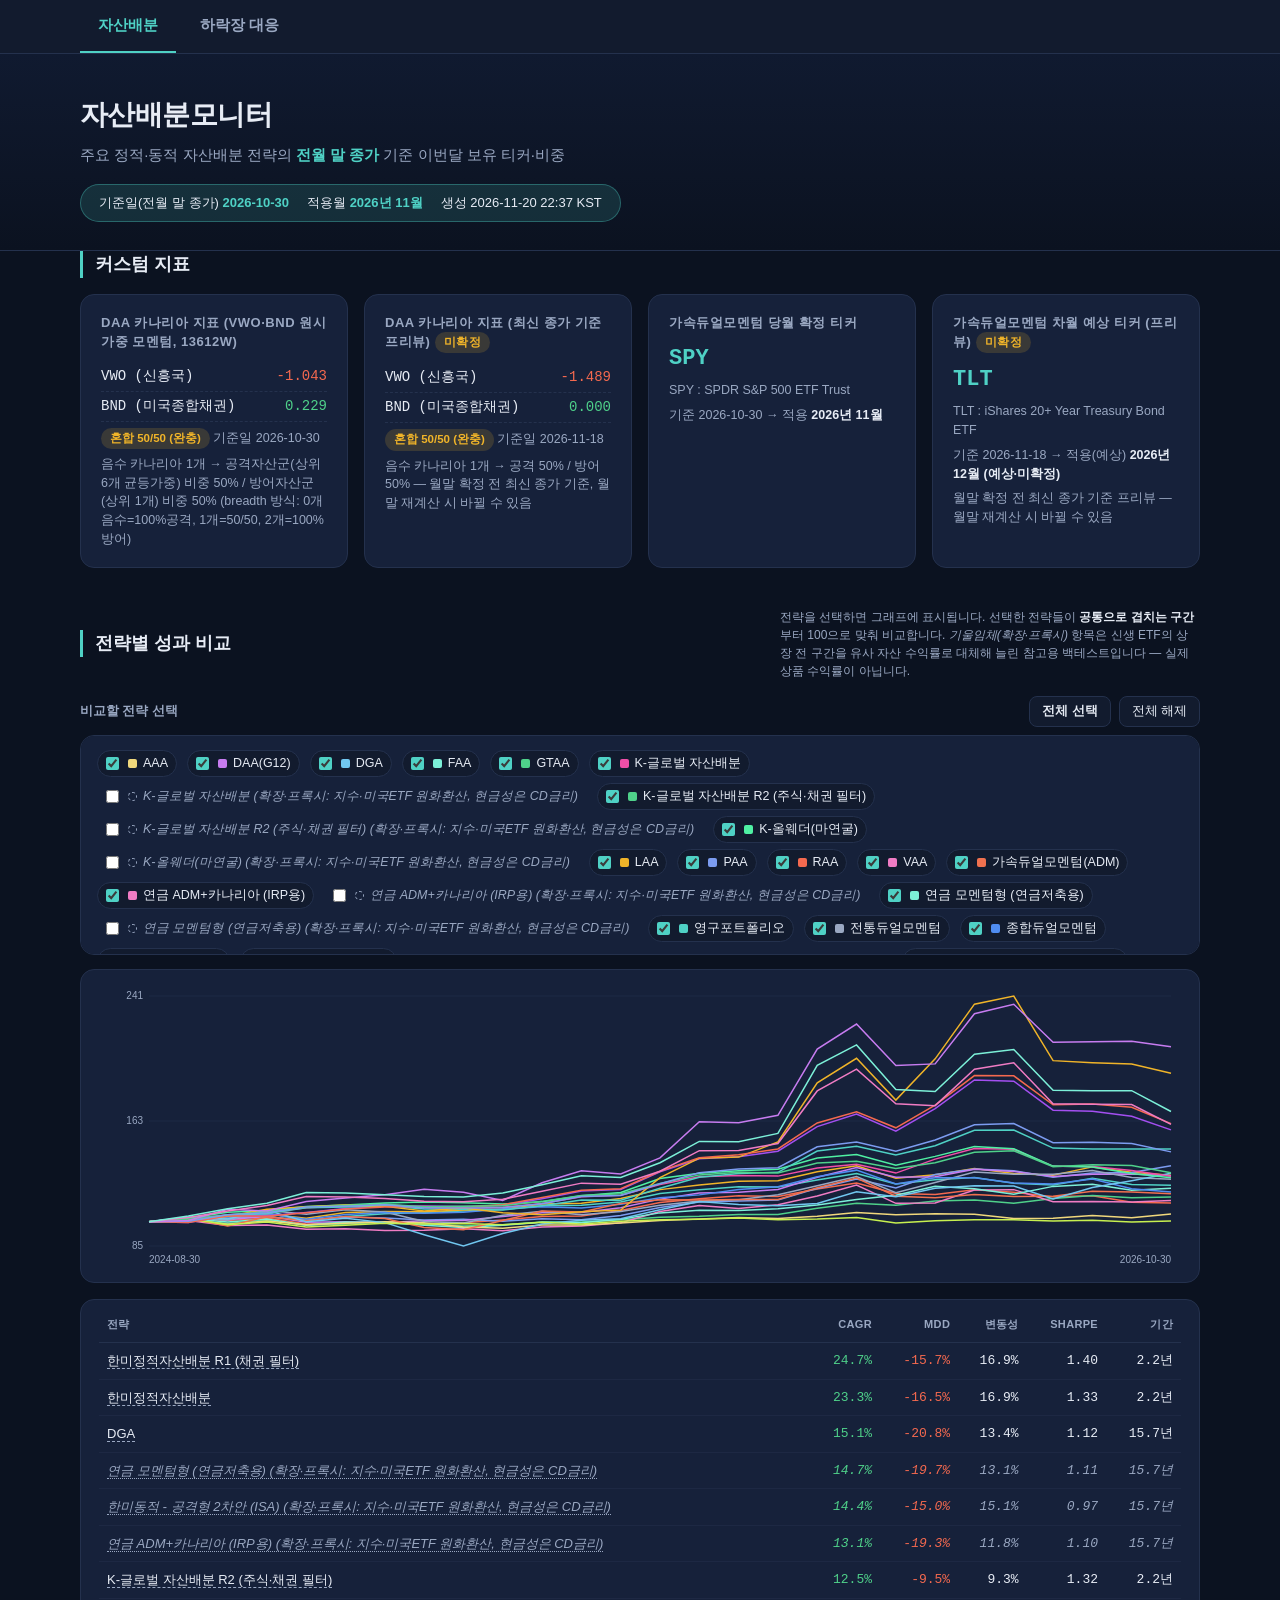
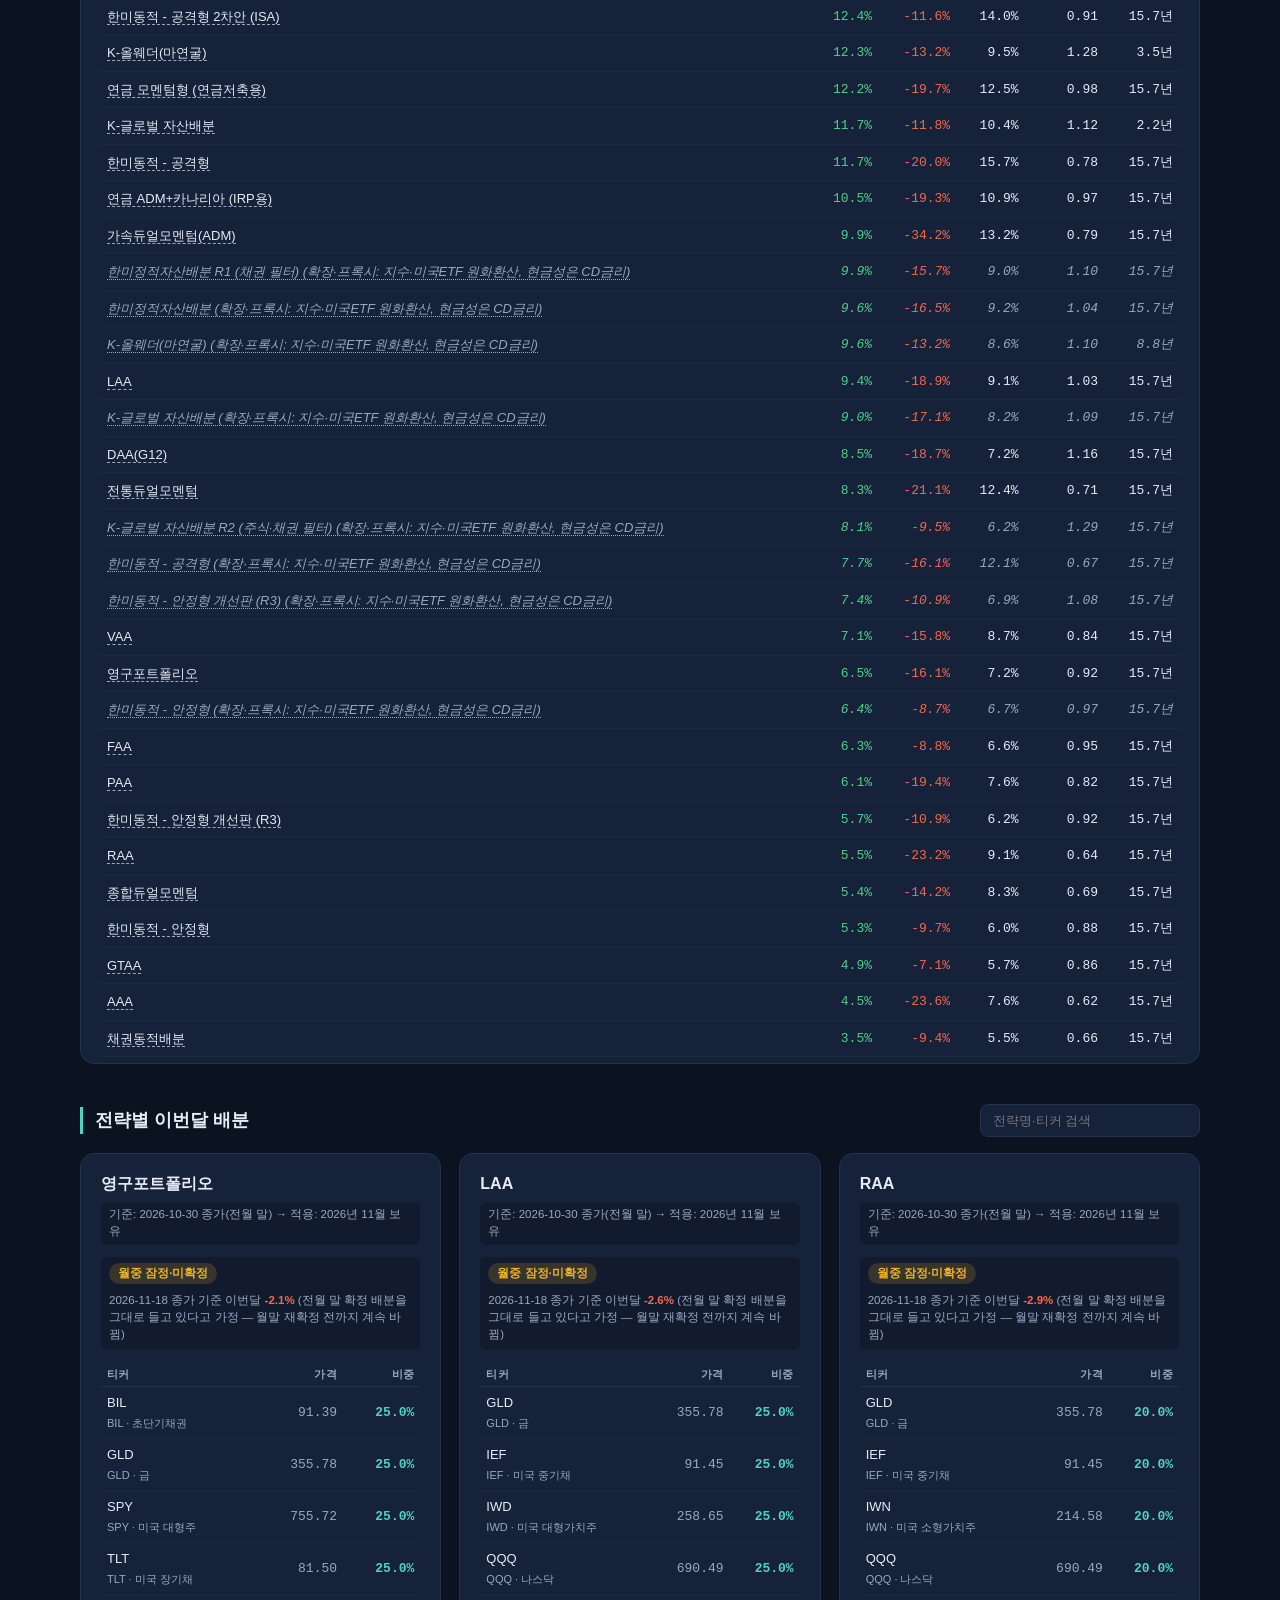
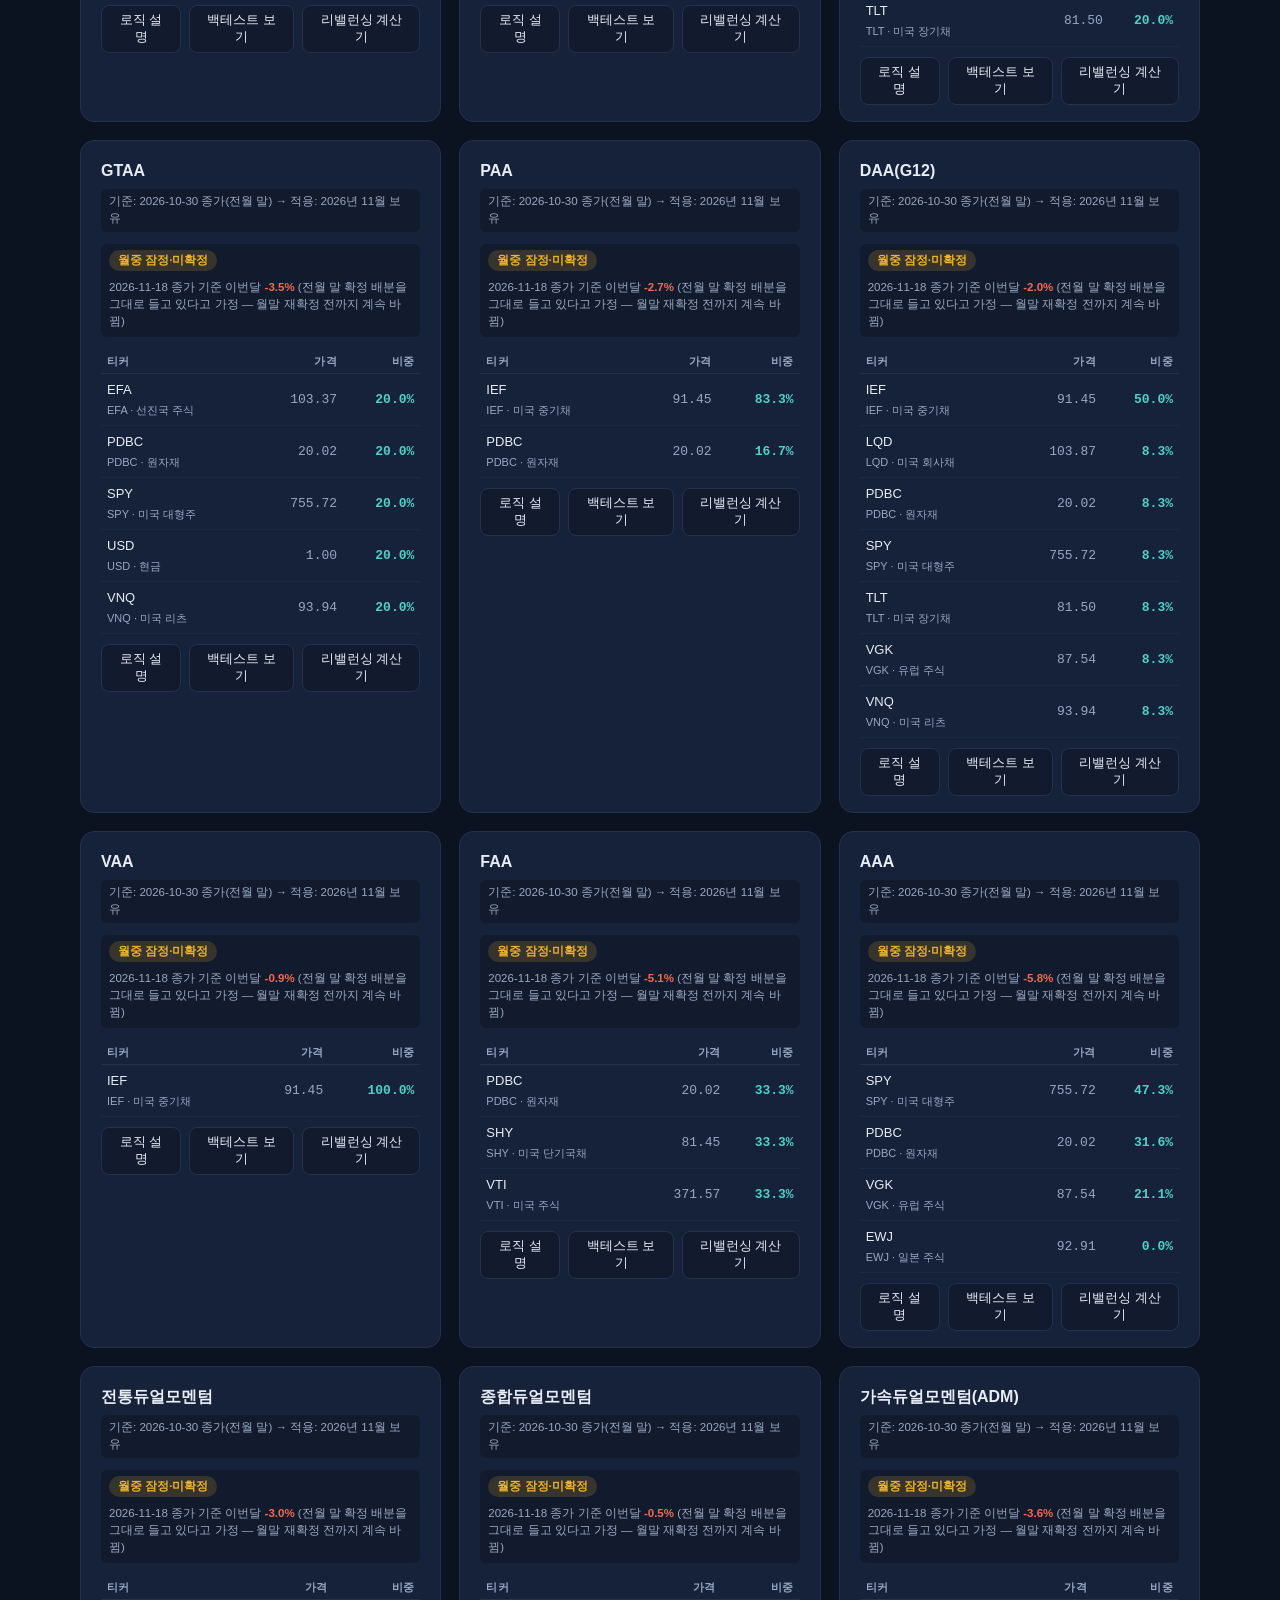
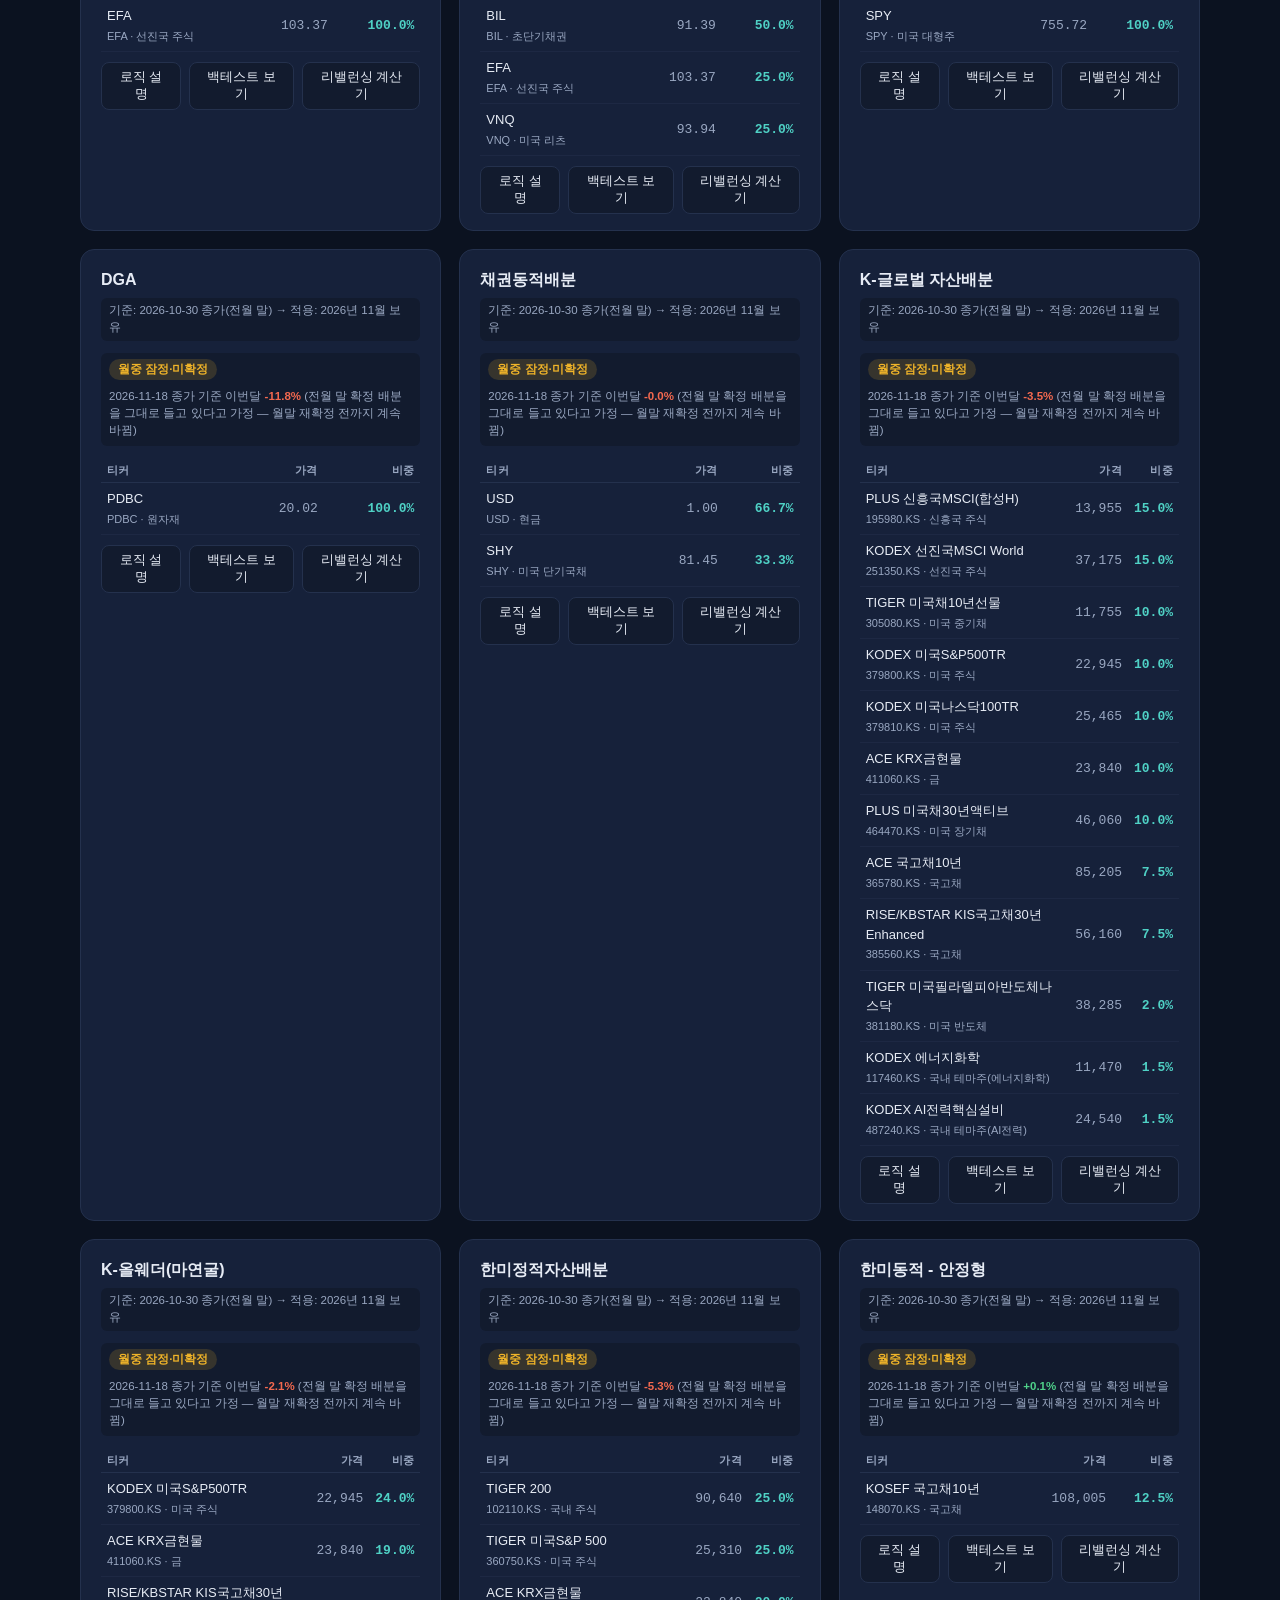
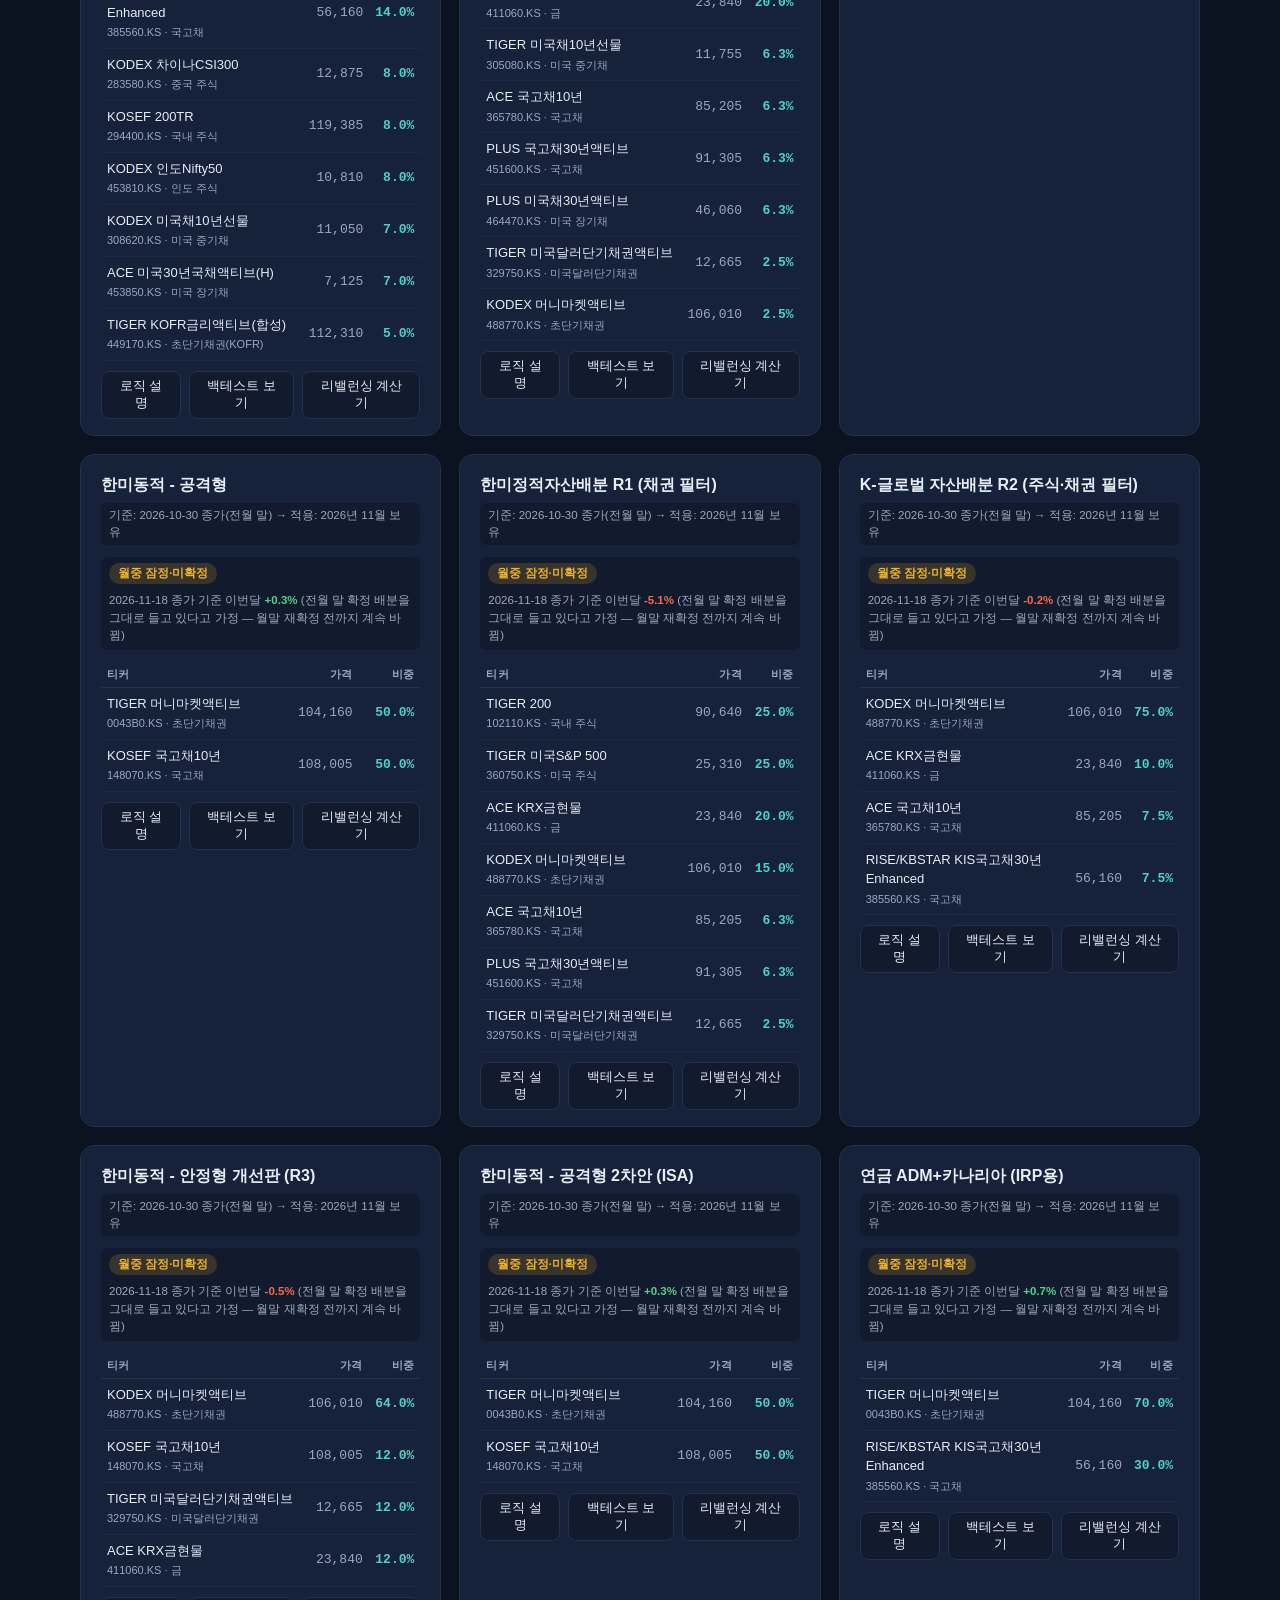
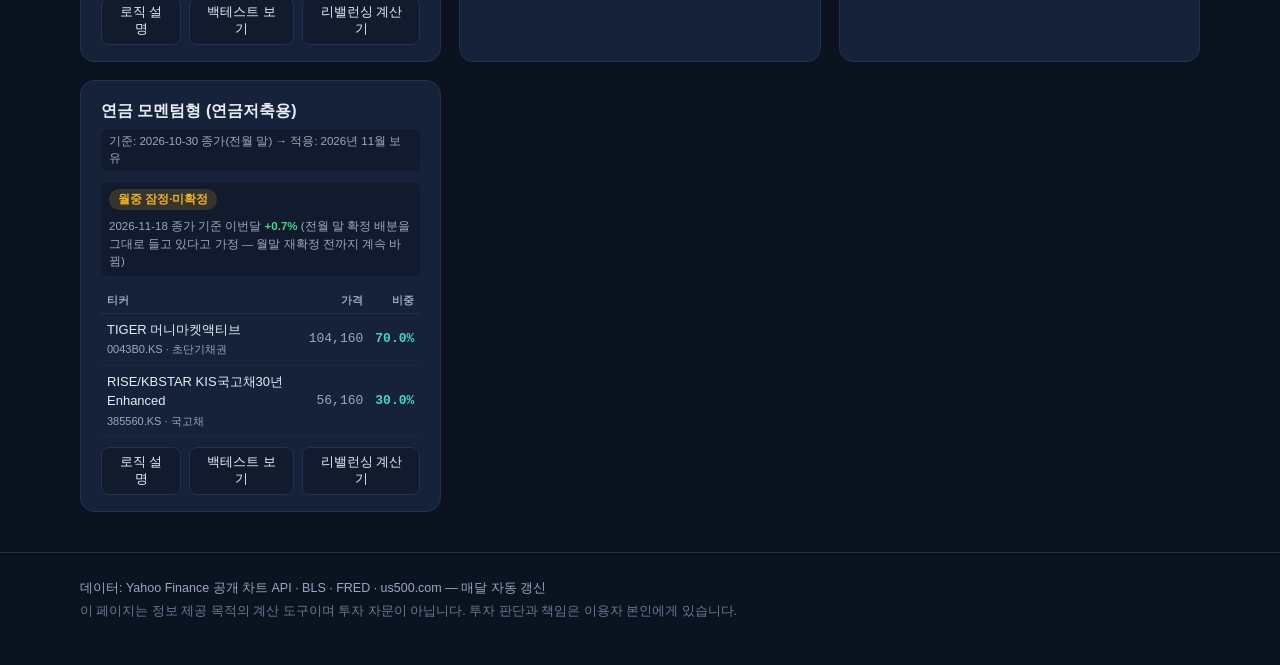
<file: index.html>
<!doctype html>
<html lang="ko">
<head>
<meta charset="utf-8" />
<meta name="viewport" content="width=device-width, initial-scale=1" />
<title>자산배분모니터 — 이번달 보유 티커·비중</title>
<meta name="description" content="주요 정적·동적 자산배분 전략의 전월 말 종가 기준 이번달 보유 티커·비중을 매달 자동 계산해 보여줍니다." />
<link rel="stylesheet" href="style.css" />
</head>
<body>
<nav class="site-nav">
  <div class="wrap">
    <a href="index.html" class="nav-link active">자산배분</a>
    <a href="bear-defense.html" class="nav-link">하락장 대응</a>
  </div>
</nav>
<header class="site-header">
  <div class="wrap">
    <h1>자산배분모니터</h1>
    <p class="tagline">주요 정적·동적 자산배분 전략의 <strong>전월 말 종가</strong> 기준 이번달 보유 티커·비중</p>
    <div id="metaBar" class="meta-bar">불러오는 중…</div>
  </div>
</header>

<main class="wrap">

  <section id="customSection" class="panel custom-panel">
    <h2>커스텀 지표</h2>
    <div id="customGrid" class="custom-grid">불러오는 중…</div>
  </section>

  <section id="compareSection" class="panel">
    <div class="section-head">
      <h2>전략별 성과 비교</h2>
      <div class="compare-legend-note">전략을 선택하면 그래프에 표시됩니다. 선택한 전략들이 <b>공통으로 겹치는 구간</b>부터 100으로 맞춰 비교합니다. <i>기울임체(확장·프록시)</i> 항목은 신생 ETF의 상장 전 구간을 유사 자산 수익률로 대체해 늘린 참고용 백테스트입니다 — 실제 상품 수익률이 아닙니다.</div>
    </div>
    <div class="compare-picker-head">
      <span class="compare-picker-title">비교할 전략 선택</span>
      <div class="compare-picker-actions">
        <button id="comparePickAll" class="btn btn-accent" type="button">전체 선택</button>
        <button id="comparePickNone" class="btn" type="button">전체 해제</button>
      </div>
    </div>
    <div id="comparePicker" class="compare-picker">불러오는 중…</div>
    <div class="compare-chart-wrap">
      <canvas id="compareChart"></canvas>
      <div id="compareEmptyHint" class="compare-empty-hint">전략을 선택하면 여기에 그래프가 표시됩니다.</div>
    </div>
    <div class="compare-table-wrap">
      <table id="compareTable" class="compare-table">
        <thead>
          <tr>
            <th data-sort="label">전략</th>
            <th data-sort="cagr">CAGR</th>
            <th data-sort="mdd">MDD</th>
            <th data-sort="vol">변동성</th>
            <th data-sort="sharpe">Sharpe</th>
            <th data-sort="years">기간</th>
          </tr>
        </thead>
        <tbody id="compareTableBody"></tbody>
      </table>
    </div>
  </section>

  <section class="panel">
    <div class="section-head">
      <h2>전략별 이번달 배분</h2>
      <div class="filter-bar">
        <input id="searchBox" type="search" placeholder="전략명·티커 검색" />
      </div>
    </div>
    <div id="strategyList" class="strategy-grid">불러오는 중…</div>
  </section>

</main>

<footer class="site-footer">
  <div class="wrap">
    <p>데이터: Yahoo Finance 공개 차트 API · BLS · FRED · us500.com — 매달 자동 갱신</p>
    <p class="disclaimer">이 페이지는 정보 제공 목적의 계산 도구이며 투자 자문이 아닙니다. 투자 판단과 책임은 이용자 본인에게 있습니다.</p>
  </div>
</footer>

<div id="modalRoot" class="modal-root" hidden>
  <div class="modal-backdrop" data-close></div>
  <div class="modal-card">
    <button class="modal-close" data-close aria-label="닫기">×</button>
    <div id="modalBody"></div>
  </div>
</div>

<script src="js/app.js?v=20260729a"></script>
</body>
</html>
</file>
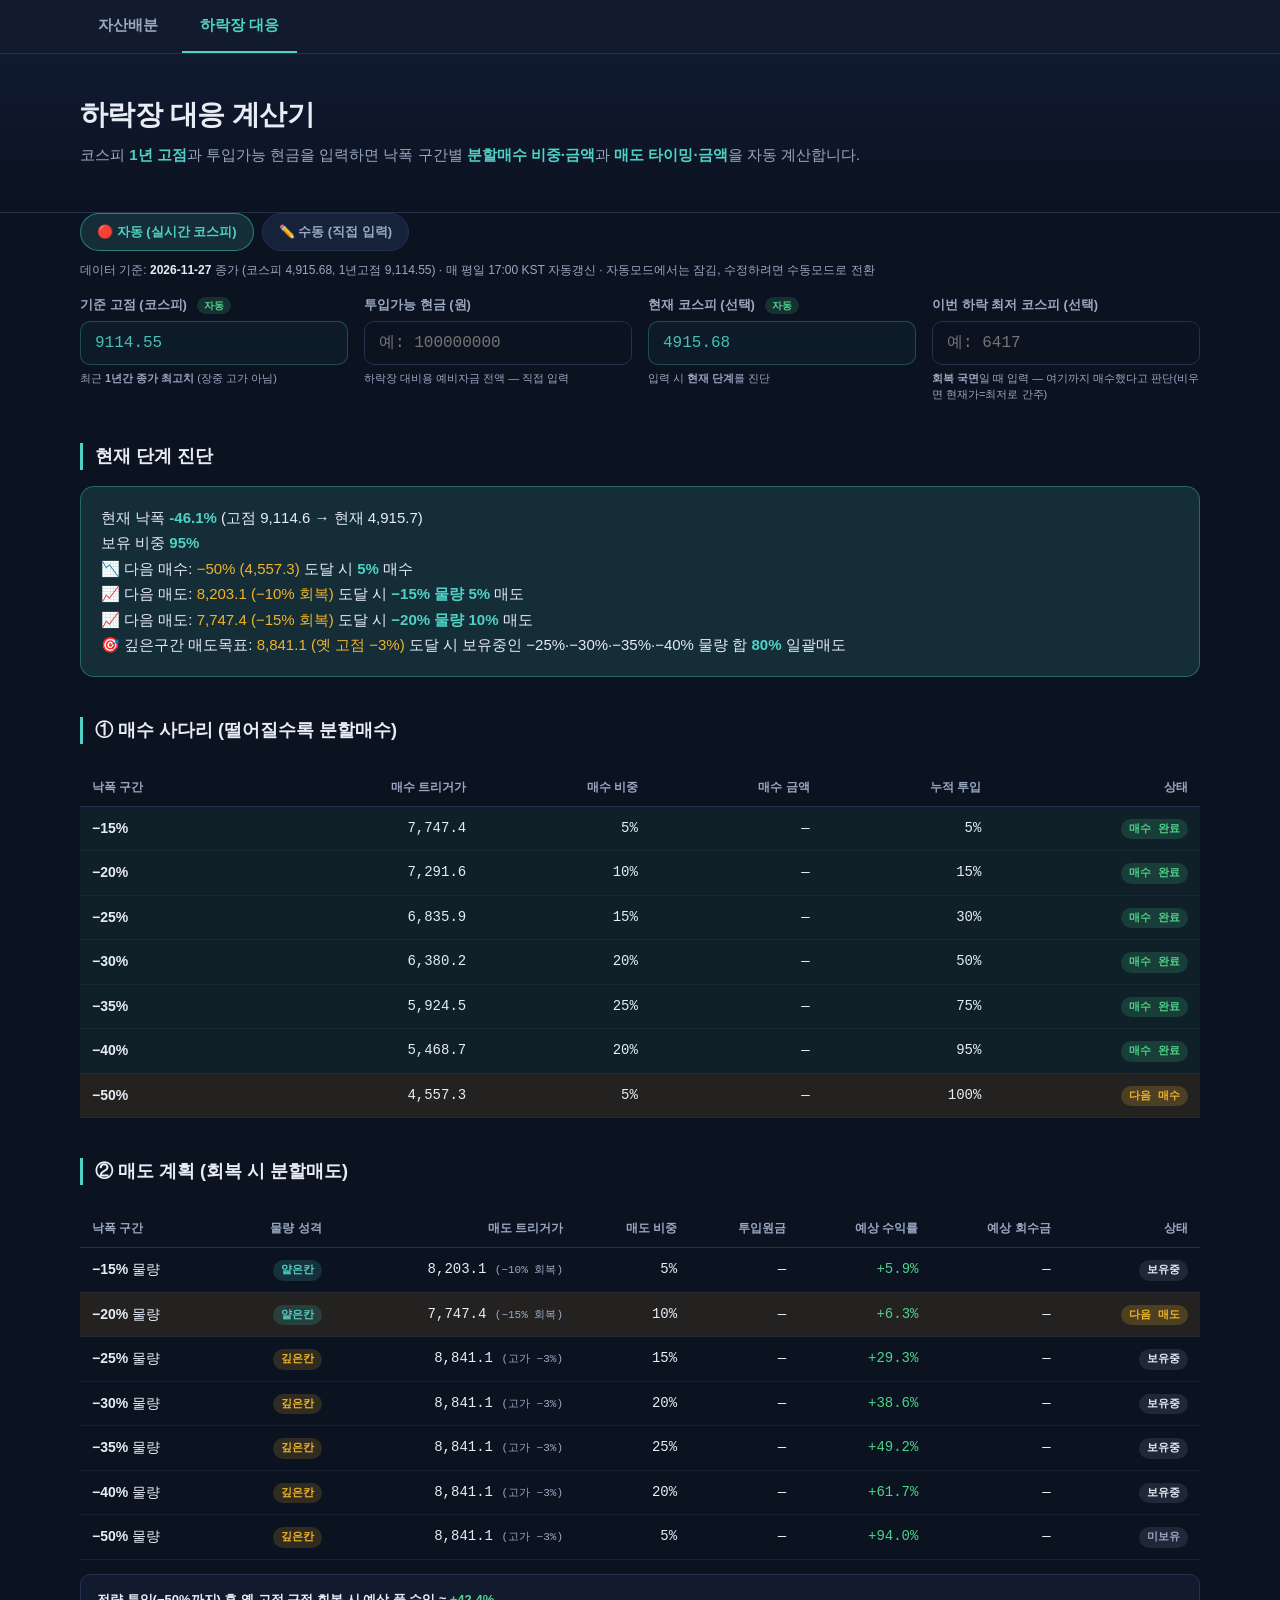
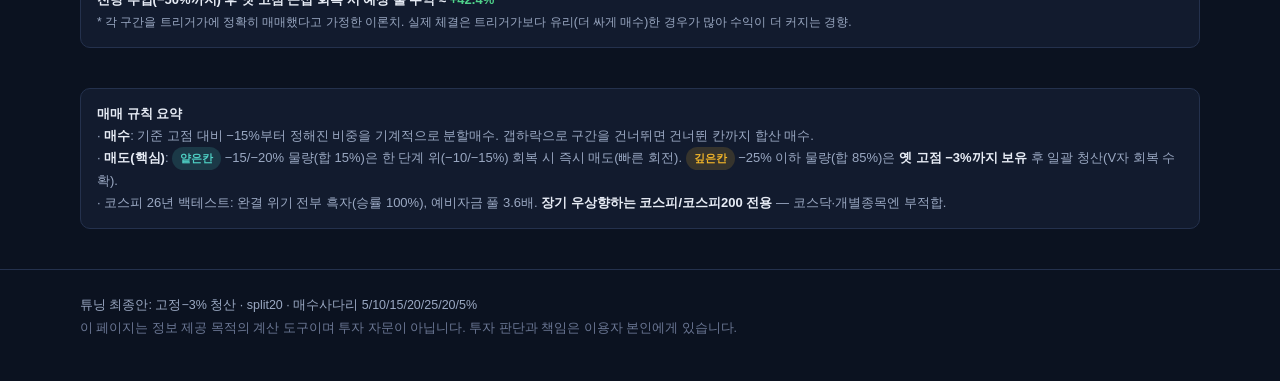
<file: bear-defense.html>
<!doctype html>
<html lang="ko">
<head>
<meta charset="utf-8" />
<meta name="viewport" content="width=device-width, initial-scale=1" />
<title>하락장 대응 계산기 — 코스피 낙폭 구간별 분할매수·매도</title>
<meta name="description" content="코스피 1년 고점과 투입가능 현금을 입력하면 낙폭 구간별 분할매수 비중·금액과 매도 타이밍·금액을 자동 계산합니다." />
<link rel="stylesheet" href="style.css" />
<style>
/* ── 상단 네비게이션 (양 페이지 공용) ── */
.site-nav { background: var(--bg-elevated); border-bottom: 1px solid var(--card-border); }
.site-nav .wrap { display: flex; gap: 6px; }
.nav-link {
  padding: 14px 18px; color: var(--text-dim); text-decoration: none;
  font-weight: 700; font-size: 15px; border-bottom: 2px solid transparent;
}
.nav-link:hover { color: var(--text); }
.nav-link.active { color: var(--accent); border-bottom-color: var(--accent); }

/* ── 계산기 전용 ── */
.calc-inputs { display: grid; grid-template-columns: repeat(auto-fit, minmax(220px, 1fr)); gap: 16px; }
.calc-field label { display: block; font-size: 13px; color: var(--text-dim); margin-bottom: 6px; font-weight: 700; }
.calc-field input {
  width: 100%; box-sizing: border-box; padding: 12px 14px; font-size: 16px; font-family: var(--mono);
  background: var(--bg); color: var(--text); border: 1px solid var(--card-border); border-radius: 10px;
}
.calc-field input:focus { outline: none; border-color: var(--accent); }
.calc-field .hint { font-size: 11px; color: var(--text-dim); margin-top: 5px; }
.auto-tag {
  display: inline-block; margin-left: 6px; padding: 1px 7px; border-radius: 999px;
  font-size: 10px; font-weight: 700; background: rgba(79,209,138,0.16); color: var(--green);
  vertical-align: middle;
}
.data-asof { font-size: 12px; color: var(--text-dim); margin: -4px 0 16px; }
.data-asof b { color: var(--text); }

.mode-toggle { display: flex; gap: 8px; margin-bottom: 14px; align-items: center; }
.mode-btn {
  padding: 9px 16px; font-size: 13px; font-weight: 700; border-radius: 999px;
  background: var(--card); border: 1px solid var(--card-border); color: var(--text-dim); cursor: pointer;
}
.mode-btn:hover { border-color: var(--accent); color: var(--text); }
.mode-btn.active { background: var(--accent-soft); border-color: rgba(79,209,197,0.5); color: var(--accent); }

.calc-field input:disabled {
  opacity: 0.9; cursor: not-allowed;
  background: rgba(79,209,197,0.06); border-color: rgba(79,209,197,0.3); color: var(--accent);
}

.summary-card {
  background: var(--accent-soft); border: 1px solid rgba(79,209,197,0.35);
  border-radius: var(--radius); padding: 18px 20px; margin-top: 8px;
}
.summary-card .big { font-size: 15px; line-height: 1.7; }
.summary-card b { color: var(--accent); }
.summary-card .warn { color: var(--amber); }

.bd-table { width: 100%; border-collapse: collapse; font-size: 14px; margin-top: 8px; }
.bd-table th {
  text-align: right; padding: 10px 12px; color: var(--text-dim); font-weight: 700; font-size: 12px;
  border-bottom: 1px solid var(--card-border); white-space: nowrap;
}
.bd-table th:first-child, .bd-table td:first-child { text-align: left; }
.bd-table td { padding: 11px 12px; text-align: right; border-bottom: 1px solid rgba(36,49,77,0.5); font-family: var(--mono); }
.bd-table td:first-child { font-family: var(--sans); }
.bd-table tr.done td { background: rgba(79,209,138,0.07); }
.bd-table tr.next td { background: rgba(240,180,41,0.10); }
.tag { display: inline-block; padding: 2px 8px; border-radius: 999px; font-size: 11px; font-weight: 700; }
.tag.shallow { background: rgba(79,209,197,0.16); color: var(--accent); }
.tag.deep { background: rgba(240,180,41,0.16); color: var(--amber); }
.tag.done { background: rgba(79,209,138,0.16); color: var(--green); }
.tag.wait { background: rgba(154,168,194,0.14); color: var(--text-dim); }
.tag.next { background: rgba(240,180,41,0.20); color: var(--amber); }
.pos { color: var(--green); }
.note-box { font-size: 13px; color: var(--text-dim); background: var(--bg-elevated); border: 1px solid var(--card-border); border-radius: 10px; padding: 14px 16px; line-height: 1.7; }
.note-box b { color: var(--text); }
</style>
</head>
<body>

<nav class="site-nav">
  <div class="wrap">
    <a href="index.html" class="nav-link">자산배분</a>
    <a href="bear-defense.html" class="nav-link active">하락장 대응</a>
  </div>
</nav>

<header class="site-header">
  <div class="wrap">
    <h1>하락장 대응 계산기</h1>
    <p class="tagline">코스피 <strong>1년 고점</strong>과 투입가능 현금을 입력하면 낙폭 구간별 <strong>분할매수 비중·금액</strong>과 <strong>매도 타이밍·금액</strong>을 자동 계산합니다.</p>
  </div>
</header>

<main class="wrap">

  <section class="panel">
    <div class="mode-toggle">
      <button type="button" id="modeAutoBtn" class="mode-btn active">🔴 자동 (실시간 코스피)</button>
      <button type="button" id="modeManualBtn" class="mode-btn">✏️ 수동 (직접 입력)</button>
    </div>
    <div class="data-asof" id="dataAsOf" hidden></div>
    <div class="calc-inputs">
      <div class="calc-field">
        <label for="refHigh">기준 고점 (코스피) <span id="autoTagHigh" class="auto-tag" hidden>자동</span></label>
        <input id="refHigh" type="number" inputmode="decimal" placeholder="예: 9114.6" />
        <div class="hint">최근 <b>1년간 종가 최고치</b> (장중 고가 아님)</div>
      </div>
      <div class="calc-field">
        <label for="pool">투입가능 현금 (원)</label>
        <input id="pool" type="number" inputmode="numeric" placeholder="예: 100000000" />
        <div class="hint">하락장 대비용 예비자금 전액 — 직접 입력</div>
      </div>
      <div class="calc-field">
        <label for="current">현재 코스피 (선택) <span id="autoTagCur" class="auto-tag" hidden>자동</span></label>
        <input id="current" type="number" inputmode="decimal" placeholder="예: 6748" />
        <div class="hint">입력 시 <b>현재 단계</b>를 진단</div>
      </div>
      <div class="calc-field">
        <label for="trough">이번 하락 최저 코스피 (선택)</label>
        <input id="trough" type="number" inputmode="decimal" placeholder="예: 6417" />
        <div class="hint"><b>회복 국면</b>일 때 입력 — 여기까지 매수했다고 판단(비우면 현재가=최저로 간주)</div>
      </div>
    </div>
  </section>

  <section class="panel" id="summarySection" hidden>
    <h2>현재 단계 진단</h2>
    <div class="summary-card"><div class="big" id="summaryBody"></div></div>
  </section>

  <section class="panel">
    <h2>① 매수 사다리 (떨어질수록 분할매수)</h2>
    <div style="overflow-x:auto">
      <table class="bd-table">
        <thead><tr>
          <th>낙폭 구간</th><th>매수 트리거가</th><th>매수 비중</th><th>매수 금액</th><th>누적 투입</th><th>상태</th>
        </tr></thead>
        <tbody id="buyBody"></tbody>
      </table>
    </div>
  </section>

  <section class="panel">
    <h2>② 매도 계획 (회복 시 분할매도)</h2>
    <div style="overflow-x:auto">
      <table class="bd-table">
        <thead><tr>
          <th>낙폭 구간</th><th>물량 성격</th><th>매도 트리거가</th><th>매도 비중</th><th>투입원금</th><th>예상 수익률</th><th>예상 회수금</th><th>상태</th>
        </tr></thead>
        <tbody id="sellBody"></tbody>
      </table>
    </div>
    <div class="note-box" style="margin-top:14px" id="sellNote"></div>
  </section>

  <section class="panel">
    <div class="note-box">
      <b>매매 규칙 요약</b><br>
      · <b>매수</b>: 기준 고점 대비 −15%부터 정해진 비중을 기계적으로 분할매수. 갭하락으로 구간을 건너뛰면 건너뛴 칸까지 합산 매수.<br>
      · <b>매도(핵심)</b>: <span class="tag shallow">얕은칸</span> −15/−20% 물량(합 15%)은 한 단계 위(−10/−15%) 회복 시 즉시 매도(빠른 회전).
      <span class="tag deep">깊은칸</span> −25% 이하 물량(합 85%)은 <b>옛 고점 −3%까지 보유</b> 후 일괄 청산(V자 회복 수확).<br>
      · 코스피 26년 백테스트: 완결 위기 전부 흑자(승률 100%), 예비자금 풀 3.6배. <b>장기 우상향하는 코스피/코스피200 전용</b> — 코스닥·개별종목엔 부적합.
    </div>
  </section>

</main>

<footer class="site-footer">
  <div class="wrap">
    <p>튜닝 최종안: 고정−3% 청산 · split20 · 매수사다리 5/10/15/20/25/20/5%</p>
    <p class="disclaimer">이 페이지는 정보 제공 목적의 계산 도구이며 투자 자문이 아닙니다. 투자 판단과 책임은 이용자 본인에게 있습니다.</p>
  </div>
</footer>

<script>
// ── 전략 파라미터 (튜닝 최종안: 고정-3%, split20) ──
const DEEP_EXIT = 3;            // 깊은칸 매도: 고가 -3%
const BANDS = [
  { dd:15, buy:5,  kind:'shallow', sellDD:10 },   // 얕은칸: -10% 회복 시 매도
  { dd:20, buy:10, kind:'shallow', sellDD:15 },   // 얕은칸: -15% 회복 시 매도
  { dd:25, buy:15, kind:'deep',    sellDD:DEEP_EXIT },
  { dd:30, buy:20, kind:'deep',    sellDD:DEEP_EXIT },
  { dd:35, buy:25, kind:'deep',    sellDD:DEEP_EXIT },
  { dd:40, buy:20, kind:'deep',    sellDD:DEEP_EXIT },
  { dd:50, buy:5,  kind:'deep',    sellDD:DEEP_EXIT },
];

const $ = id => document.getElementById(id);
const won = n => n==null||isNaN(n) ? '—' : Math.round(n).toLocaleString('ko-KR') + '원';
const eok = n => {                       // 억/만 가독 표기
  if (n==null||isNaN(n)) return '';
  const e = Math.floor(n/1e8), m = Math.round((n%1e8)/1e4);
  let s = '';
  if (e>0) s += e+'억 ';
  if (m>0) s += m.toLocaleString('ko-KR')+'만';
  return s.trim() || '0';
};
const pt = n => n==null||isNaN(n) ? '—' : n.toLocaleString('ko-KR',{maximumFractionDigits:1});

function render() {
  const high = parseFloat($('refHigh').value);
  const pool = parseFloat($('pool').value);
  const cur  = parseFloat($('current').value);
  const troughIn = parseFloat($('trough').value);
  const buyBody = $('buyBody'), sellBody = $('sellBody');
  buyBody.innerHTML = ''; sellBody.innerHTML = '';

  const validHigh = high>0;
  const validPool = pool>0;
  const curDD = (validHigh && cur>0) ? (cur/high - 1)*100 : null;
  // 최저점: 입력 있으면 그 값, 없으면 현재가=최저(하락 국면)로 간주. 도달 구간 판정에 사용.
  const troughPx = (troughIn>0) ? Math.min(troughIn, cur>0?cur:troughIn) : cur;
  const troughDD = (validHigh && troughPx>0) ? (troughPx/high - 1)*100 : null;
  const recovering = (curDD!=null && troughDD!=null && curDD > troughDD + 0.05);

  // ── 매수 사다리 ── (도달=최저점 기준, 회복해도 이미 산 건 유지)
  let cum = 0, nextBuyDD = null;
  if (troughDD!=null) for (const b of BANDS) { if (troughDD > -b.dd) { nextBuyDD = b.dd; break; } }
  BANDS.forEach(b => {
    cum += b.buy;
    const trig = validHigh ? high*(1-b.dd/100) : null;
    const amt  = validPool ? pool*b.buy/100 : null;
    const cumAmt = validPool ? pool*cum/100 : null;
    const reached = troughDD!=null && troughDD <= -b.dd;
    const tr = document.createElement('tr');
    let statusTag = '';
    if (troughDD!=null) {
      if (reached)               statusTag = '<span class="tag done">매수 완료</span>';
      else if (b.dd===nextBuyDD) statusTag = '<span class="tag next">다음 매수</span>';
      else                       statusTag = '<span class="tag wait">대기</span>';
    }
    tr.innerHTML =
      `<td><b>−${b.dd}%</b></td>`+
      `<td>${trig!=null?pt(trig):'—'}</td>`+
      `<td>${b.buy}%</td>`+
      `<td>${amt!=null?won(amt):'—'}</td>`+
      `<td>${cum}% ${cumAmt!=null?'· '+eok(cumAmt):''}</td>`+
      `<td>${statusTag}</td>`;
    if (troughDD!=null && reached) tr.className = 'done';
    else if (b.dd===nextBuyDD)     tr.className = 'next';
    buyBody.appendChild(tr);
  });

  // ── 매도 계획 ── (보유=최저점 기준 도달, 매도트리거=현재가 비교)
  // 다음 매도: 보유중(현재가<매도가)인 물량 중 매도트리거가가 현재가 바로 위인 것
  let nextSellDD = null;
  if (curDD!=null && troughDD!=null && validHigh) {
    let best = Infinity;
    BANDS.forEach(b => {
      const held = troughDD <= -b.dd;
      const sp = high*(1-b.sellDD/100);
      if (held && cur < sp && sp < best) { best = sp; nextSellDD = b.dd; }
    });
  }
  BANDS.forEach(b => {
    const buyPrice  = validHigh ? high*(1-b.dd/100) : null;
    const sellPrice = validHigh ? high*(1-b.sellDD/100) : null;
    const ret = (buyPrice&&sellPrice) ? (sellPrice/buyPrice-1)*100 : null;
    const invest = validPool ? pool*b.buy/100 : null;
    const proceeds = (invest!=null && ret!=null) ? invest*(1+ret/100) : null;
    const tr = document.createElement('tr');
    const kindTag = b.kind==='shallow'
      ? '<span class="tag shallow">얕은칸</span>'
      : '<span class="tag deep">깊은칸</span>';
    const sellLabel = b.kind==='shallow' ? `−${b.sellDD}% 회복` : `고가 −${DEEP_EXIT}%`;
    // 상태 판정
    let statusTag = '';
    if (curDD!=null && troughDD!=null && validHigh) {
      const held = troughDD <= -b.dd;
      if (!held)                    statusTag = '<span class="tag wait">미보유</span>';
      else if (cur >= sellPrice)    statusTag = '<span class="tag done">매도 도달</span>';
      else if (b.dd === nextSellDD) statusTag = '<span class="tag next">다음 매도</span>';
      else                          statusTag = '<span class="tag" style="background:rgba(154,168,194,0.14);color:var(--text)">보유중</span>';
    }
    tr.innerHTML =
      `<td><b>−${b.dd}%</b> 물량</td>`+
      `<td>${kindTag}</td>`+
      `<td>${sellPrice!=null?pt(sellPrice):'—'} <span style="color:var(--text-dim);font-size:11px">(${sellLabel})</span></td>`+
      `<td>${b.buy}%</td>`+
      `<td>${invest!=null?won(invest):'—'}</td>`+
      `<td class="pos">${ret!=null?'+'+ret.toFixed(1)+'%':'—'}</td>`+
      `<td>${proceeds!=null?won(proceeds):'—'}</td>`+
      `<td>${statusTag}</td>`;
    if (curDD!=null && troughDD!=null && validHigh) {
      const held = troughDD <= -b.dd;
      if (held && cur >= sellPrice) tr.className = 'done';
      else if (b.dd === nextSellDD) tr.className = 'next';
    }
    sellBody.appendChild(tr);
  });

  // 전량 투입·완전 회복 시 예상 풀 수익
  let totRet = 0;
  BANDS.forEach(b => {
    const bp = 1-b.dd/100, sp = 1-b.sellDD/100;
    totRet += (b.buy/100) * (sp/bp - 1);
  });
  const totPct = totRet*100;
  $('sellNote').innerHTML =
    `<b>전량 투입(−50%까지) 후 옛 고점 근접 회복 시 예상 풀 수익 ≈ <span class="pos">+${totPct.toFixed(1)}%</span></b>`+
    (validPool ? ` → ${eok(pool)} 원금이 약 <b>${eok(pool*(1+totRet))}</b>원으로.` : '')+
    `<br><span style="color:var(--text-dim);font-size:12px">* 각 구간을 트리거가에 정확히 매매했다고 가정한 이론치. 실제 체결은 트리거가보다 유리(더 싸게 매수)한 경우가 많아 수익이 더 커지는 경향.</span>`;

  // ── 현재 단계 진단 ──
  const sec = $('summarySection'), body = $('summaryBody');
  if (curDD!=null && troughDD!=null) {
    sec.hidden = false;
    let deployed = 0, nextBuy = null;
    BANDS.forEach(b => { if (troughDD <= -b.dd) deployed += b.buy; });   // 최저점까지 매수
    for (const b of BANDS) { if (troughDD > -b.dd) { nextBuy = b; break; } }
    // 보유 중인 구간을 얕은칸(개별 트리거)/깊은칸(전부 고가-3% 동일 트리거)으로 분리
    const heldShallow = BANDS.filter(b => b.kind==='shallow' && troughDD <= -b.dd);
    const heldDeep = BANDS.filter(b => b.kind==='deep' && troughDD <= -b.dd);
    const deepExitPx = high*(1-DEEP_EXIT/100);
    const deployedAmt = validPool ? pool*deployed/100 : null;
    let html = `현재 낙폭 <b>${curDD.toFixed(1)}%</b> (고점 ${pt(high)} → 현재 ${pt(cur)})`;
    if (recovering) html += ` · 최저 <b>${troughDD.toFixed(1)}%</b>(${pt(troughPx)})에서 회복 중`;
    html += `<br>보유 비중 <b>${deployed}%</b>`;
    if (deployedAmt!=null) html += ` (약 <b>${eok(deployedAmt)}원</b>)`;
    html += `<br>`;
    const acts = [];
    if (nextBuy) {
      const nAmt = validPool ? pool*nextBuy.buy/100 : null;
      acts.push(`📉 다음 매수: <span class="warn">−${nextBuy.dd}% (${pt(high*(1-nextBuy.dd/100))})</span> 도달 시 <b>${nextBuy.buy}%</b>${nAmt!=null?' ('+won(nAmt)+')':''} 매수`);
    }
    // 얕은칸: 각자 다른 가격에서 개별 매도 — 아직 안 팔린 것만 나열
    heldShallow.forEach(b => {
      const sp = high*(1-b.sellDD/100);
      if (cur >= sp) return; // 이미 매도 트리거 지남
      const sAmt = validPool ? pool*b.buy/100 : null;
      acts.push(`📈 다음 매도: <span class="warn">${pt(sp)} (−${b.sellDD}% 회복)</span> 도달 시 <b>−${b.dd}% 물량 ${b.buy}%</b>${sAmt!=null?' ('+won(sAmt)+')':''} 매도`);
    });
    // 깊은칸: 전부 옛 고점 -3% 동일가에서 한꺼번에 매도 — 보유중인 구간 합산해 한 줄로
    if (heldDeep.length && cur < deepExitPx) {
      const deepBuyPct = heldDeep.reduce((s,b) => s+b.buy, 0);
      const deepAmt = validPool ? pool*deepBuyPct/100 : null;
      const bandList = heldDeep.map(b => `−${b.dd}%`).join('·');
      acts.push(`🎯 깊은구간 매도목표: <span class="warn">${pt(deepExitPx)} (옛 고점 −${DEEP_EXIT}%)</span> 도달 시 보유중인 ${bandList} 물량 합 <b>${deepBuyPct}%</b>${deepAmt!=null?' ('+won(deepAmt)+')':''} 일괄매도`);
    }
    if (!nextBuy && acts.length===0) acts.push(`<span class="warn">전 구간 매수 완료, 보유 물량 없음.</span>`);
    body.innerHTML = html + acts.join('<br>');
  } else {
    sec.hidden = true;
  }
}

['refHigh','pool','current','trough'].forEach(id => $(id).addEventListener('input', render));

// ── 자동/수동 모드 ──
// 자동: 코스피 현재가·1년고점을 data/kospi.json(scripts/update_kospi.py 생성)에서 읽어와 잠금 표시.
// 수동: 두 필드를 직접 입력 — 과거 위기 재현·가상 시나리오 테스트용. 투입가능현금·이번하락최저는 항상 사용자 입력.
let mode = 'auto';
let kospiCache = null;

async function fetchKospi() {
  if (kospiCache) return kospiCache;
  const res = await fetch('data/kospi.json', { cache: 'no-store' });
  if (!res.ok) throw new Error('no data');
  kospiCache = await res.json();
  return kospiCache;
}

async function applyAutoMode() {
  const asof = $('dataAsOf');
  try {
    const j = await fetchKospi();
    $('refHigh').value = j.high1y;
    $('current').value = j.close;
    $('refHigh').disabled = true;
    $('current').disabled = true;
    $('autoTagHigh').hidden = false;
    $('autoTagCur').hidden = false;
    asof.hidden = false;
    asof.innerHTML = `데이터 기준: <b>${j.closeDate}</b> 종가 (코스피 ${j.close.toLocaleString('ko-KR')}, 1년고점 ${j.high1y.toLocaleString('ko-KR')}) · 매 평일 17:00 KST 자동갱신 · 자동모드에서는 잠김, 수정하려면 수동모드로 전환`;
  } catch (e) {
    asof.hidden = false;
    asof.innerHTML = `⚠️ 실시간 데이터를 불러오지 못했습니다(data/kospi.json 없음). <b>수동모드</b>로 직접 입력해 주세요.`;
  }
  render();
}

function applyManualMode() {
  $('refHigh').disabled = false;
  $('current').disabled = false;
  $('autoTagHigh').hidden = true;
  $('autoTagCur').hidden = true;
  const asof = $('dataAsOf');
  asof.hidden = false;
  asof.innerHTML = `✏️ <b>수동 입력 모드</b> — 기준고점·현재코스피를 자유롭게 입력해 과거 위기 재현이나 가상 시나리오를 테스트할 수 있습니다.`;
  render();
}

function setMode(m) {
  mode = m;
  $('modeAutoBtn').classList.toggle('active', m === 'auto');
  $('modeManualBtn').classList.toggle('active', m === 'manual');
  if (m === 'auto') applyAutoMode(); else applyManualMode();
}

$('modeAutoBtn').addEventListener('click', () => setMode('auto'));
$('modeManualBtn').addEventListener('click', () => setMode('manual'));

setMode('auto');
</script>
</body>
</html>
</file>
<file: style.css>
:root {
  --bg: #0b1220;
  --bg-elevated: #121b2e;
  --card: #16213a;
  --card-border: #24314d;
  --text: #e7ecf5;
  --text-dim: #9aa8c2;
  --accent: #4fd1c5;
  --accent-soft: rgba(79, 209, 197, 0.14);
  --amber: #f0b429;
  --red: #f4694f;
  --green: #4fd18a;
  --radius: 14px;
  --mono: "SFMono-Regular", Consolas, "Liberation Mono", Menlo, monospace;
  --sans: "Pretendard", -apple-system, BlinkMacSystemFont, "Segoe UI", "Noto Sans KR", sans-serif;
}

* { box-sizing: border-box; }

/* ── 상단 네비게이션 (자산배분 ↔ 하락장 대응) ── */
.site-nav { background: var(--bg-elevated); border-bottom: 1px solid var(--card-border); }
.site-nav .wrap { display: flex; gap: 6px; }
.site-nav .nav-link {
  padding: 14px 18px; color: var(--text-dim); text-decoration: none;
  font-weight: 700; font-size: 15px; border-bottom: 2px solid transparent;
}
.site-nav .nav-link:hover { color: var(--text); }
.site-nav .nav-link.active { color: var(--accent); border-bottom-color: var(--accent); }

html, body {
  margin: 0;
  padding: 0;
  background: var(--bg);
  color: var(--text);
  font-family: var(--sans);
  line-height: 1.5;
}

.wrap {
  max-width: 1160px;
  margin: 0 auto;
  padding: 0 20px;
}

/* ── Header ── */
.site-header {
  background: linear-gradient(180deg, #101a30 0%, var(--bg) 100%);
  border-bottom: 1px solid var(--card-border);
  padding: 40px 0 28px;
}
.site-header h1 {
  margin: 0 0 8px;
  font-size: 28px;
  font-weight: 800;
  letter-spacing: -0.02em;
}
.tagline {
  margin: 0 0 18px;
  color: var(--text-dim);
  font-size: 15px;
}
.tagline strong { color: var(--accent); }

.meta-bar {
  display: inline-flex;
  gap: 18px;
  flex-wrap: wrap;
  background: var(--accent-soft);
  border: 1px solid rgba(79, 209, 197, 0.35);
  border-radius: 999px;
  padding: 8px 18px;
  font-size: 13px;
  color: var(--text);
}
.meta-bar b { color: var(--accent); font-weight: 700; }

/* ── Layout ── */
main { padding: 32px 0 60px; }
.panel { margin-bottom: 40px; }
.panel h2 {
  font-size: 18px;
  font-weight: 700;
  margin: 0 0 16px;
  padding-left: 12px;
  border-left: 3px solid var(--accent);
}
.section-head {
  display: flex;
  align-items: center;
  justify-content: space-between;
  flex-wrap: wrap;
  gap: 12px;
  margin-bottom: 16px;
}
.section-head h2 { margin: 0; }

#searchBox {
  background: var(--card);
  border: 1px solid var(--card-border);
  color: var(--text);
  border-radius: 8px;
  padding: 8px 12px;
  font-size: 13px;
  width: 220px;
}
#searchBox:focus { outline: 2px solid var(--accent); }

/* ── Custom indicator section ── */
.custom-grid {
  display: grid;
  grid-template-columns: repeat(auto-fit, minmax(260px, 1fr));
  gap: 16px;
}
.custom-card {
  background: var(--card);
  border: 1px solid var(--card-border);
  border-radius: var(--radius);
  padding: 18px 20px;
}
.custom-card h3 {
  margin: 0 0 10px;
  font-size: 13px;
  font-weight: 700;
  color: var(--text-dim);
  text-transform: uppercase;
  letter-spacing: 0.04em;
}
.custom-card .big-value {
  font-family: var(--mono);
  font-size: 22px;
  font-weight: 700;
  color: var(--accent);
}
.custom-card .sub {
  margin-top: 6px;
  font-size: 12.5px;
  color: var(--text-dim);
}
.badge {
  display: inline-block;
  padding: 2px 9px;
  border-radius: 999px;
  font-size: 11.5px;
  font-weight: 700;
}
.badge.on { background: rgba(79, 209, 138, 0.16); color: var(--green); }
.badge.off { background: rgba(244, 105, 79, 0.16); color: var(--red); }
.badge.preview { background: rgba(240, 180, 41, 0.16); color: var(--amber); }

.canary-row {
  display: flex;
  justify-content: space-between;
  font-family: var(--mono);
  font-size: 14px;
  padding: 4px 0;
  border-bottom: 1px dashed var(--card-border);
}
.canary-row:last-child { border-bottom: none; }
.canary-row .pos { color: var(--green); }
.canary-row .neg { color: var(--red); }

/* ── Comparison section ── */
.compare-legend-note {
  font-size: 12px;
  color: var(--text-dim);
  max-width: 420px;
}
.compare-legend-note b { color: var(--text); }

.compare-picker-head {
  display: flex;
  align-items: center;
  justify-content: space-between;
  margin-bottom: 8px;
}
.compare-picker-title { font-size: 12.5px; color: var(--text-dim); font-weight: 600; }
.compare-picker-actions { display: flex; gap: 8px; }
.btn-accent {
  background: var(--accent-soft);
  border-color: rgba(79, 209, 197, 0.4);
  color: var(--accent);
  font-weight: 600;
}
.btn-accent:hover { background: rgba(79, 209, 197, 0.22); border-color: var(--accent); }

.compare-picker {
  display: flex;
  flex-wrap: wrap;
  gap: 6px 10px;
  background: var(--card);
  border: 1px solid var(--card-border);
  border-radius: var(--radius);
  padding: 14px 16px;
  margin-bottom: 14px;
  max-height: 220px;
  overflow-y: auto;
}
.picker-item {
  display: inline-flex;
  align-items: center;
  gap: 6px;
  font-size: 12.5px;
  color: var(--text-dim);
  cursor: pointer;
  padding: 3px 8px 3px 4px;
  border-radius: 999px;
  border: 1px solid transparent;
}
.picker-item:hover { border-color: var(--card-border); color: var(--text); }
.picker-item input { accent-color: var(--accent); cursor: pointer; }
.picker-item i { width: 9px; height: 9px; border-radius: 2px; display: inline-block; flex-shrink: 0; }
.picker-item:has(input:checked) { color: var(--text); border-color: var(--card-border); background: var(--bg-elevated); }
.picker-item-ext { font-style: italic; }
.picker-item-ext i { border-radius: 999px; }

.compare-table tr.row-ext { font-style: italic; color: var(--text-dim); }
.compare-table tr.row-ext td:first-child a { color: var(--text-dim); border-bottom-style: dotted; }

.compare-chart-wrap {
  position: relative;
  background: var(--card);
  border: 1px solid var(--card-border);
  border-radius: var(--radius);
  padding: 16px 18px;
  margin-bottom: 16px;
  overflow: hidden;
}
.compare-chart-wrap canvas { display: block; max-width: 100%; }
.compare-empty-hint {
  padding: 40px 0;
  text-align: center;
  color: var(--text-dim);
  font-size: 13px;
}

.compare-table-wrap {
  background: var(--card);
  border: 1px solid var(--card-border);
  border-radius: var(--radius);
  padding: 6px 18px;
  overflow-x: auto;
}
.compare-table {
  width: 100%;
  border-collapse: collapse;
  font-size: 13px;
  min-width: 480px;
}
.compare-table th {
  text-align: right;
  color: var(--text-dim);
  font-weight: 600;
  font-size: 11px;
  text-transform: uppercase;
  letter-spacing: 0.03em;
  padding: 10px 8px;
  border-bottom: 1px solid var(--card-border);
  cursor: pointer;
  user-select: none;
  white-space: nowrap;
}
.compare-table th:first-child, .compare-table td:first-child { text-align: left; }
.compare-table th:hover { color: var(--accent); }
.compare-table td {
  text-align: right;
  padding: 8px;
  font-family: var(--mono);
  border-bottom: 1px solid rgba(36, 49, 77, 0.5);
}
.compare-table td:first-child { font-family: var(--sans); color: var(--text); }
.compare-link { color: var(--text); text-decoration: none; border-bottom: 1px dashed var(--text-dim); }
.compare-link:hover { color: var(--accent); border-bottom-color: var(--accent); }
.compare-table td.pos { color: var(--green); }
.compare-table td.neg { color: var(--red); }

/* ── Strategy cards ── */
.strategy-grid {
  display: grid;
  grid-template-columns: repeat(auto-fill, minmax(340px, 1fr));
  gap: 18px;
}
.strategy-card {
  background: var(--card);
  border: 1px solid var(--card-border);
  border-radius: var(--radius);
  padding: 18px 20px 16px;
  transition: border-color 0.15s ease;
}
.strategy-card:hover { border-color: rgba(79, 209, 197, 0.5); }
.strategy-card.highlight {
  border-color: var(--accent);
  box-shadow: 0 0 0 3px rgba(79, 209, 197, 0.25);
  transition: border-color 0.2s ease, box-shadow 0.2s ease;
}
.strategy-card h3 {
  margin: 0 0 6px;
  font-size: 16px;
  font-weight: 700;
}
.timing-note {
  font-size: 11.5px;
  color: var(--text-dim);
  background: var(--bg-elevated);
  border-radius: 6px;
  padding: 4px 8px;
  margin-bottom: 12px;
  display: inline-block;
}

.backtest-preview {
  display: flex;
  align-items: center;
  gap: 8px;
  flex-wrap: wrap;
  font-size: 11.5px;
  color: var(--text-dim);
  background: var(--bg-elevated);
  border-radius: 6px;
  padding: 6px 8px;
  margin-bottom: 12px;
}
.backtest-preview b.pos { color: var(--green); }
.backtest-preview b.neg { color: var(--red); }

.holdings-table {
  width: 100%;
  border-collapse: collapse;
  font-size: 13px;
  margin-bottom: 10px;
}
.holdings-table th {
  text-align: left;
  color: var(--text-dim);
  font-weight: 600;
  font-size: 11px;
  text-transform: uppercase;
  letter-spacing: 0.03em;
  padding: 4px 6px;
  border-bottom: 1px solid var(--card-border);
}
.holdings-table td {
  padding: 6px 6px;
  border-bottom: 1px solid rgba(36, 49, 77, 0.5);
}
.holdings-table td.weight { font-family: var(--mono); font-weight: 700; color: var(--accent); text-align: right; }
.holdings-table td.price { font-family: var(--mono); color: var(--text-dim); text-align: right; }
.holdings-table tr.ticker-row { cursor: pointer; }
.holdings-table tr.ticker-row:hover td { color: #fff; }

.card-actions {
  display: flex;
  gap: 8px;
  margin-top: 6px;
}
.btn {
  background: var(--bg-elevated);
  border: 1px solid var(--card-border);
  color: var(--text);
  border-radius: 8px;
  padding: 6px 12px;
  font-size: 12.5px;
  cursor: pointer;
  font-family: var(--sans);
}
.btn:hover { border-color: var(--accent); color: var(--accent); }

.logic-wrap {
  display: none;
  margin-top: 10px;
  padding: 10px 12px;
  background: var(--bg-elevated);
  border: 1px solid var(--card-border);
  border-radius: 8px;
  font-size: 12.5px;
  line-height: 1.6;
  color: var(--text-dim);
}
.logic-wrap.open { display: block; }

.backtest-wrap { margin-top: 12px; display: none; }
.backtest-wrap.open { display: block; }
.backtest-wrap canvas { max-height: 160px; }
.backtest-stats {
  display: flex;
  gap: 16px;
  font-size: 11.5px;
  color: var(--text-dim);
  margin-top: 6px;
  font-family: var(--mono);
}
.backtest-stats b { color: var(--text); }

/* ── 리밸런싱 계산기 ── */
.rebalance-wrap {
  display: none;
  margin-top: 12px;
  padding: 12px 14px;
  background: var(--bg-elevated);
  border: 1px solid var(--card-border);
  border-radius: 8px;
}
.rebalance-wrap.open { display: block; }

.rebalance-tabs { display: flex; gap: 6px; margin-bottom: 10px; }
.rb-tab {
  background: none;
  border: 1px solid var(--card-border);
  color: var(--text-dim);
  border-radius: 999px;
  padding: 4px 12px;
  font-size: 12px;
  cursor: pointer;
  font-family: var(--sans);
}
.rb-tab.active { background: var(--accent-soft); border-color: rgba(79, 209, 197, 0.5); color: var(--accent); font-weight: 600; }

.rb-row { display: flex; gap: 8px; }
.rb-total-input, .rb-holding-input {
  background: var(--card);
  border: 1px solid var(--card-border);
  color: var(--text);
  border-radius: 6px;
  padding: 6px 10px;
  font-size: 12.5px;
  font-family: var(--mono);
}
.rb-total-input { flex: 1; }
.rb-holding-input { width: 100%; box-sizing: border-box; }

.rb-mode-toggle { display: flex; gap: 14px; margin-bottom: 8px; font-size: 12px; color: var(--text-dim); }
.rb-mode-toggle label { display: inline-flex; align-items: center; gap: 4px; cursor: pointer; }
.rb-mode-toggle input { accent-color: var(--accent); }

.rebalance-input-table, .rebalance-result-table {
  width: 100%;
  border-collapse: collapse;
  font-size: 12px;
  margin: 8px 0;
}
.rebalance-input-table th, .rebalance-result-table th {
  text-align: right;
  color: var(--text-dim);
  font-weight: 600;
  font-size: 10.5px;
  text-transform: uppercase;
  padding: 4px 6px;
  border-bottom: 1px solid var(--card-border);
}
.rebalance-input-table th:first-child, .rebalance-result-table th:first-child { text-align: left; }
.rebalance-input-table td, .rebalance-result-table td {
  padding: 5px 6px;
  text-align: right;
  border-bottom: 1px solid rgba(36, 49, 77, 0.5);
  font-family: var(--mono);
}
.rebalance-input-table td:first-child, .rebalance-result-table td:first-child { text-align: left; font-family: var(--sans); color: var(--text); }
.rebalance-result-table td.pos { color: var(--green); }
.rebalance-result-table td.neg { color: var(--red); }

.rb-hint { font-size: 12px; color: var(--text-dim); margin: 6px 0; }
.rb-hint b { color: var(--text); }

/* ── Modal (ticker price chart) ── */
.modal-root {
  position: fixed;
  inset: 0;
  z-index: 50;
  display: flex;
  align-items: center;
  justify-content: center;
}
.modal-root[hidden] { display: none; }
.modal-backdrop {
  position: absolute;
  inset: 0;
  background: rgba(5, 9, 18, 0.72);
}
.modal-card {
  position: relative;
  background: var(--card);
  border: 1px solid var(--card-border);
  border-radius: var(--radius);
  padding: 24px;
  width: min(640px, 92vw);
  max-height: 82vh;
  overflow: auto;
}
.modal-close {
  position: absolute;
  top: 10px;
  right: 14px;
  background: none;
  border: none;
  color: var(--text-dim);
  font-size: 22px;
  cursor: pointer;
  line-height: 1;
}
.modal-close:hover { color: var(--text); }

/* ── Footer ── */
.site-footer {
  border-top: 1px solid var(--card-border);
  padding: 22px 0 40px;
  color: var(--text-dim);
  font-size: 12.5px;
}
.site-footer p { margin: 4px 0; }
.disclaimer { color: #6b7794; }

@media (max-width: 640px) {
  .site-header { padding: 28px 0 20px; }
  .strategy-grid { grid-template-columns: 1fr; }
}
</file>
